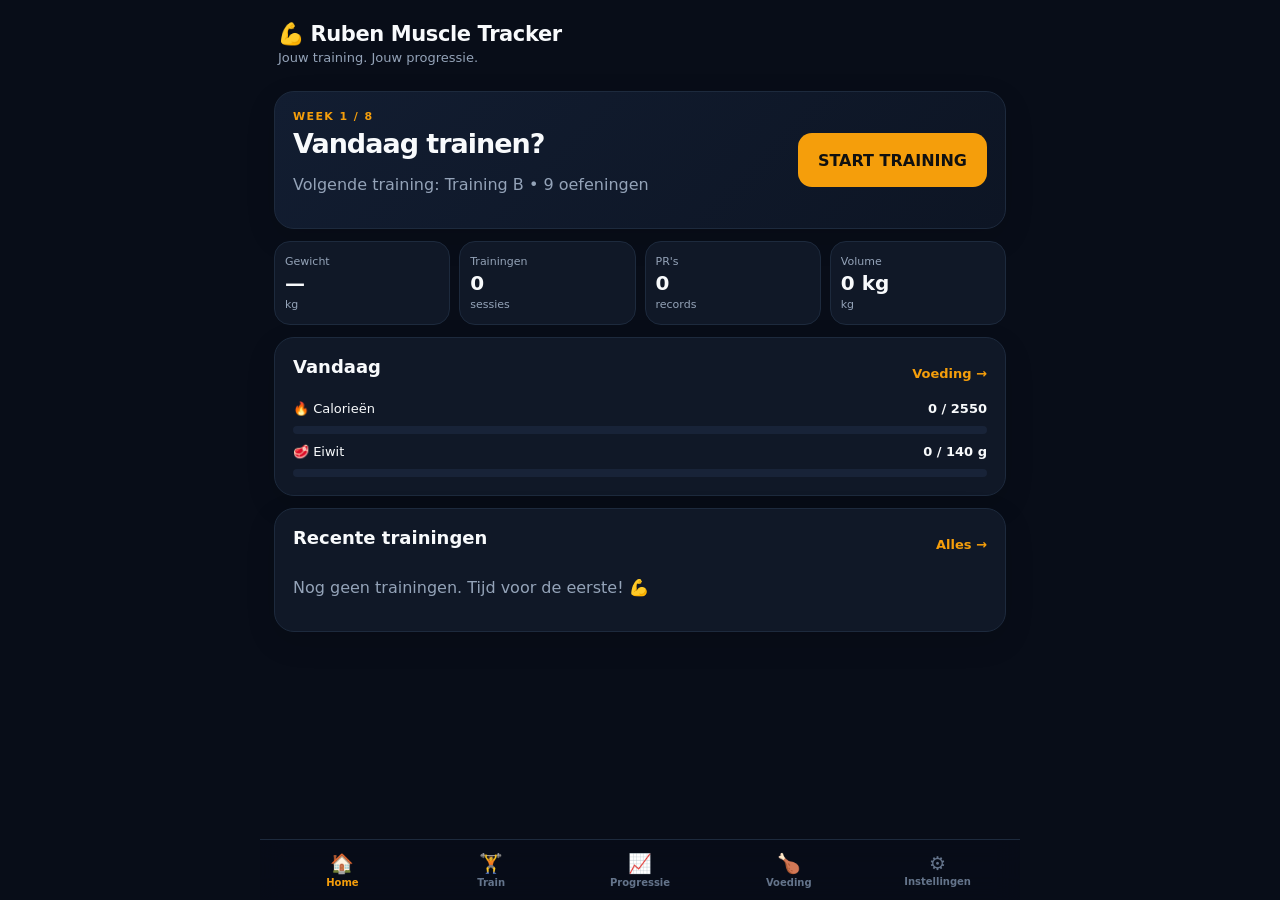
<file: index.html>
<!doctype html><html lang="nl"><head><meta charset="utf-8"><meta name="viewport" content="width=device-width,initial-scale=1,viewport-fit=cover"><meta name="theme-color" content="#080d18"><link rel="manifest" href="manifest.json"><link rel="icon" type="image/png" href="favicon.png"><title>Ruben Muscle Tracker</title><link rel="stylesheet" href="css/style.css"></head><body>
<header class="top"><div><div class="brand">💪 Ruben Muscle Tracker</div><div class="sub">Jouw training. Jouw progressie.</div></div></header>
<main>
<section class="hero card"><div><div class="eyebrow">WEEK <span id="week">1</span></div><h1>Vandaag trainen?</h1><p id="next" class="muted">Volgende training</p></div><a class="primary big" href="training.html">START TRAINING</a></section>
<section class="stats"><div><span>Gewicht</span><b id="weight">—</b><small>kg</small></div><div><span>Trainingen</span><b id="days">0</b><small>sessies</small></div><div><span>PR's</span><b id="prs">0</b><small>records</small></div><div><span>Volume</span><b id="volume">0</b><small>kg</small></div></section>
<section class="card"><div class="sectionhead"><h2>Vandaag</h2><a href="food.html">Voeding →</a></div><div class="progressrow"><span>🔥 Calorieën</span><b id="cal">0 / 2550</b></div><div class="bar"><i id="calBar"></i></div><div class="progressrow"><span>🥩 Eiwit</span><b id="protein">0 / 140 g</b></div><div class="bar"><i id="proteinBar"></i></div></section>
<section class="card"><div class="sectionhead"><h2>Recente trainingen</h2><a href="progress.html">Alles →</a></div><div id="history"></div></section>
</main><nav><a class="active" href="index.html">🏠<small>Home</small></a><a href="training.html">🏋️<small>Train</small></a><a href="progress.html">📈<small>Progressie</small></a><a href="food.html">🍗<small>Voeding</small></a><a href="settings.html">⚙️<small>Instellingen</small></a></nav>
<script src="js/storage.js"></script><script src="js/app.js"></script><script>initHome()</script></body></html>
</file>
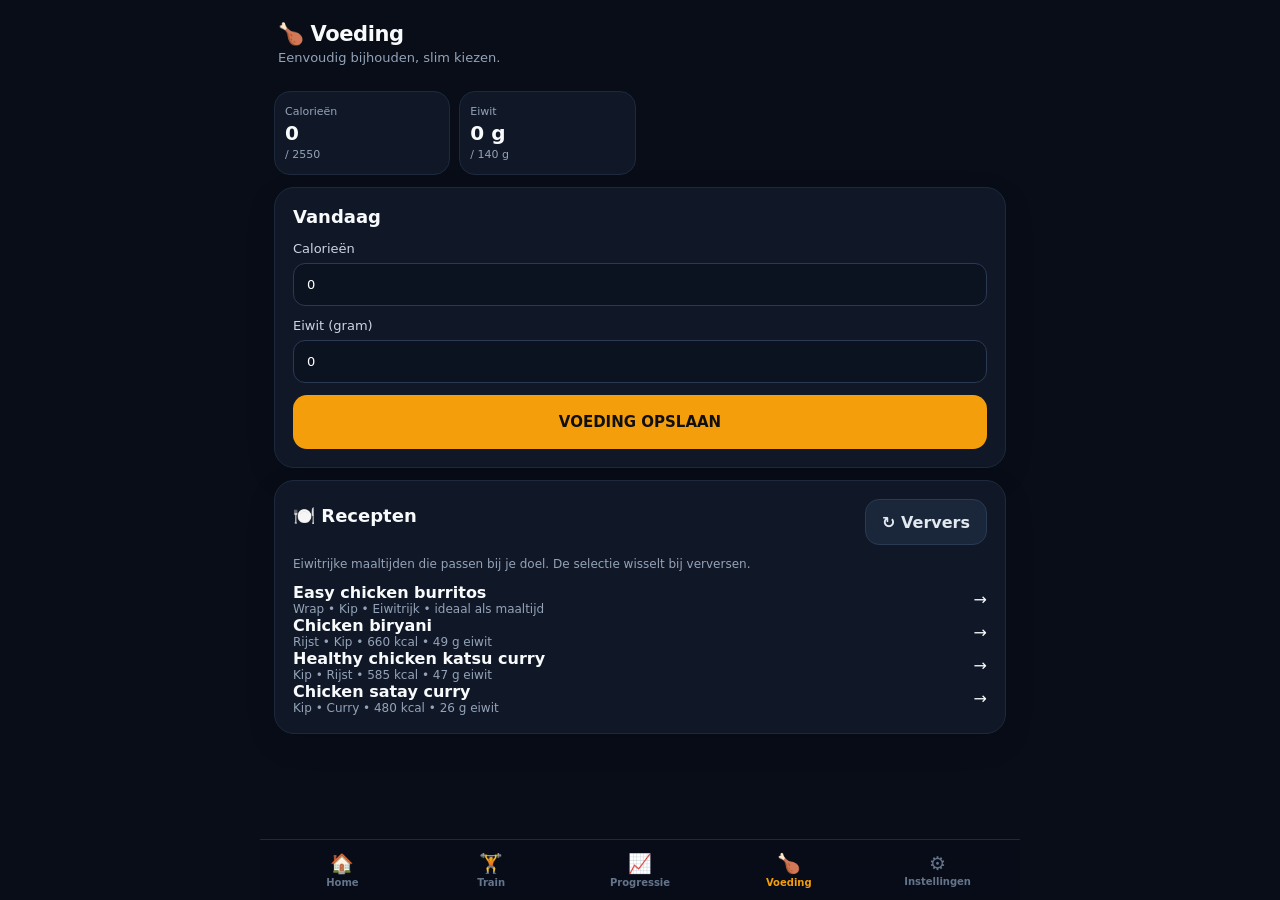
<file: food.html>
<!doctype html><html lang="nl"><head><meta charset="utf-8"><meta name="viewport" content="width=device-width,initial-scale=1,viewport-fit=cover"><meta name="theme-color" content="#080d18"><link rel="manifest" href="manifest.json"><title>Voeding</title><link rel="stylesheet" href="css/style.css"></head><body><header class="top"><div><div class="brand">🍗 Voeding</div><div class="sub">Eenvoudig bijhouden, slim kiezen.</div></div></header><main>
<section class="stats"><div><span>Calorieën</span><b id="calNow">0</b><small id="calGoal">/ 2550</small></div><div><span>Eiwit</span><b id="proteinNow">0 g</b><small id="proteinGoal">/ 140 g</small></div></section>
<section class="card"><h2>Vandaag</h2><label>Calorieën<input id="kcal" type="number" inputmode="numeric"></label><label>Eiwit (gram)<input id="prot" type="number" inputmode="numeric"></label><button class="primary full bigbtn" onclick="saveFoodPage()">VOEDING OPSLAAN</button></section>
<section class="card"><div class="sectionhead"><h2>🍽️ Recepten</h2><button class="secondary" onclick="refreshRecipes()">↻ Ververs</button></div><p class="muted small">Eiwitrijke maaltijden die passen bij je doel. De selectie wisselt bij verversen.</p><div id="recipes"></div></section>
</main><nav><a href="index.html">🏠<small>Home</small></a><a href="training.html">🏋️<small>Train</small></a><a href="progress.html">📈<small>Progressie</small></a><a class="active" href="food.html">🍗<small>Voeding</small></a><a href="settings.html">⚙️<small>Instellingen</small></a></nav><script src="js/storage.js"></script><script src="js/app.js"></script><script>initFood()</script></body></html>
</file>
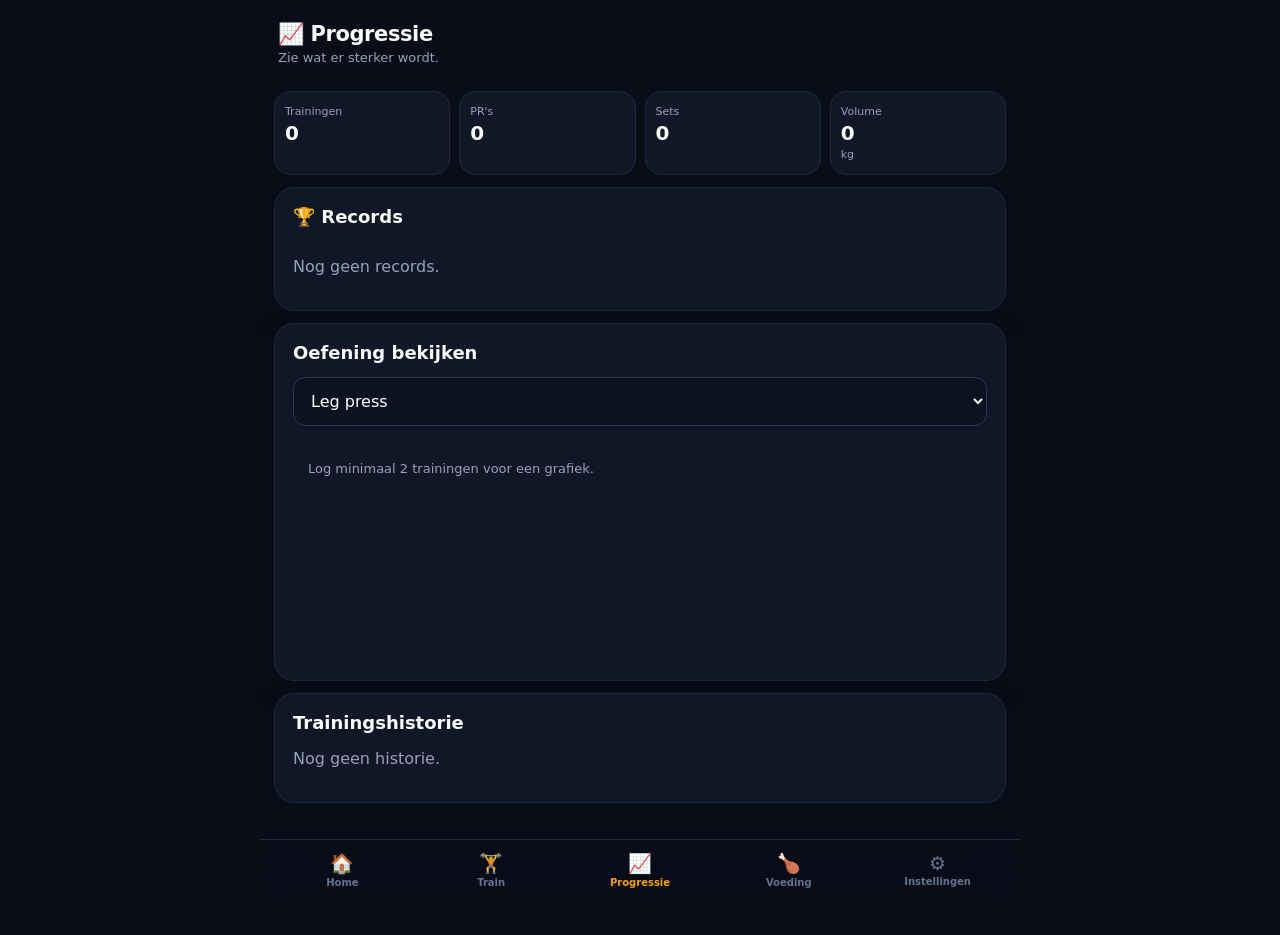
<file: progress.html>
<!doctype html><html lang="nl"><head><meta charset="utf-8"><meta name="viewport" content="width=device-width,initial-scale=1,viewport-fit=cover"><meta name="theme-color" content="#080d18"><link rel="manifest" href="manifest.json"><title>Progressie</title><link rel="stylesheet" href="css/style.css"></head><body><header class="top"><div><div class="brand">📈 Progressie</div><div class="sub">Zie wat er sterker wordt.</div></div></header><main>
<section class="stats"><div><span>Trainingen</span><b id="totalWorkouts">0</b></div><div><span>PR's</span><b id="prCount">0</b></div><div><span>Sets</span><b id="totalSets">0</b></div><div><span>Volume</span><b id="totalVolume">0</b><small>kg</small></div></section>
<section class="card"><div class="sectionhead"><h2>🏆 Records</h2></div><div id="prsList"></div></section>
<section class="card"><h2>Oefening bekijken</h2><select id="exerciseSelect"></select><canvas id="exerciseChart"></canvas></section>
<section class="card"><h2>Trainingshistorie</h2><div id="historyList"></div></section>
</main><nav><a href="index.html">🏠<small>Home</small></a><a href="training.html">🏋️<small>Train</small></a><a class="active" href="progress.html">📈<small>Progressie</small></a><a href="food.html">🍗<small>Voeding</small></a><a href="settings.html">⚙️<small>Instellingen</small></a></nav><script src="js/storage.js"></script><script src="js/app.js"></script><script>initProgress()</script></body></html>
</file>
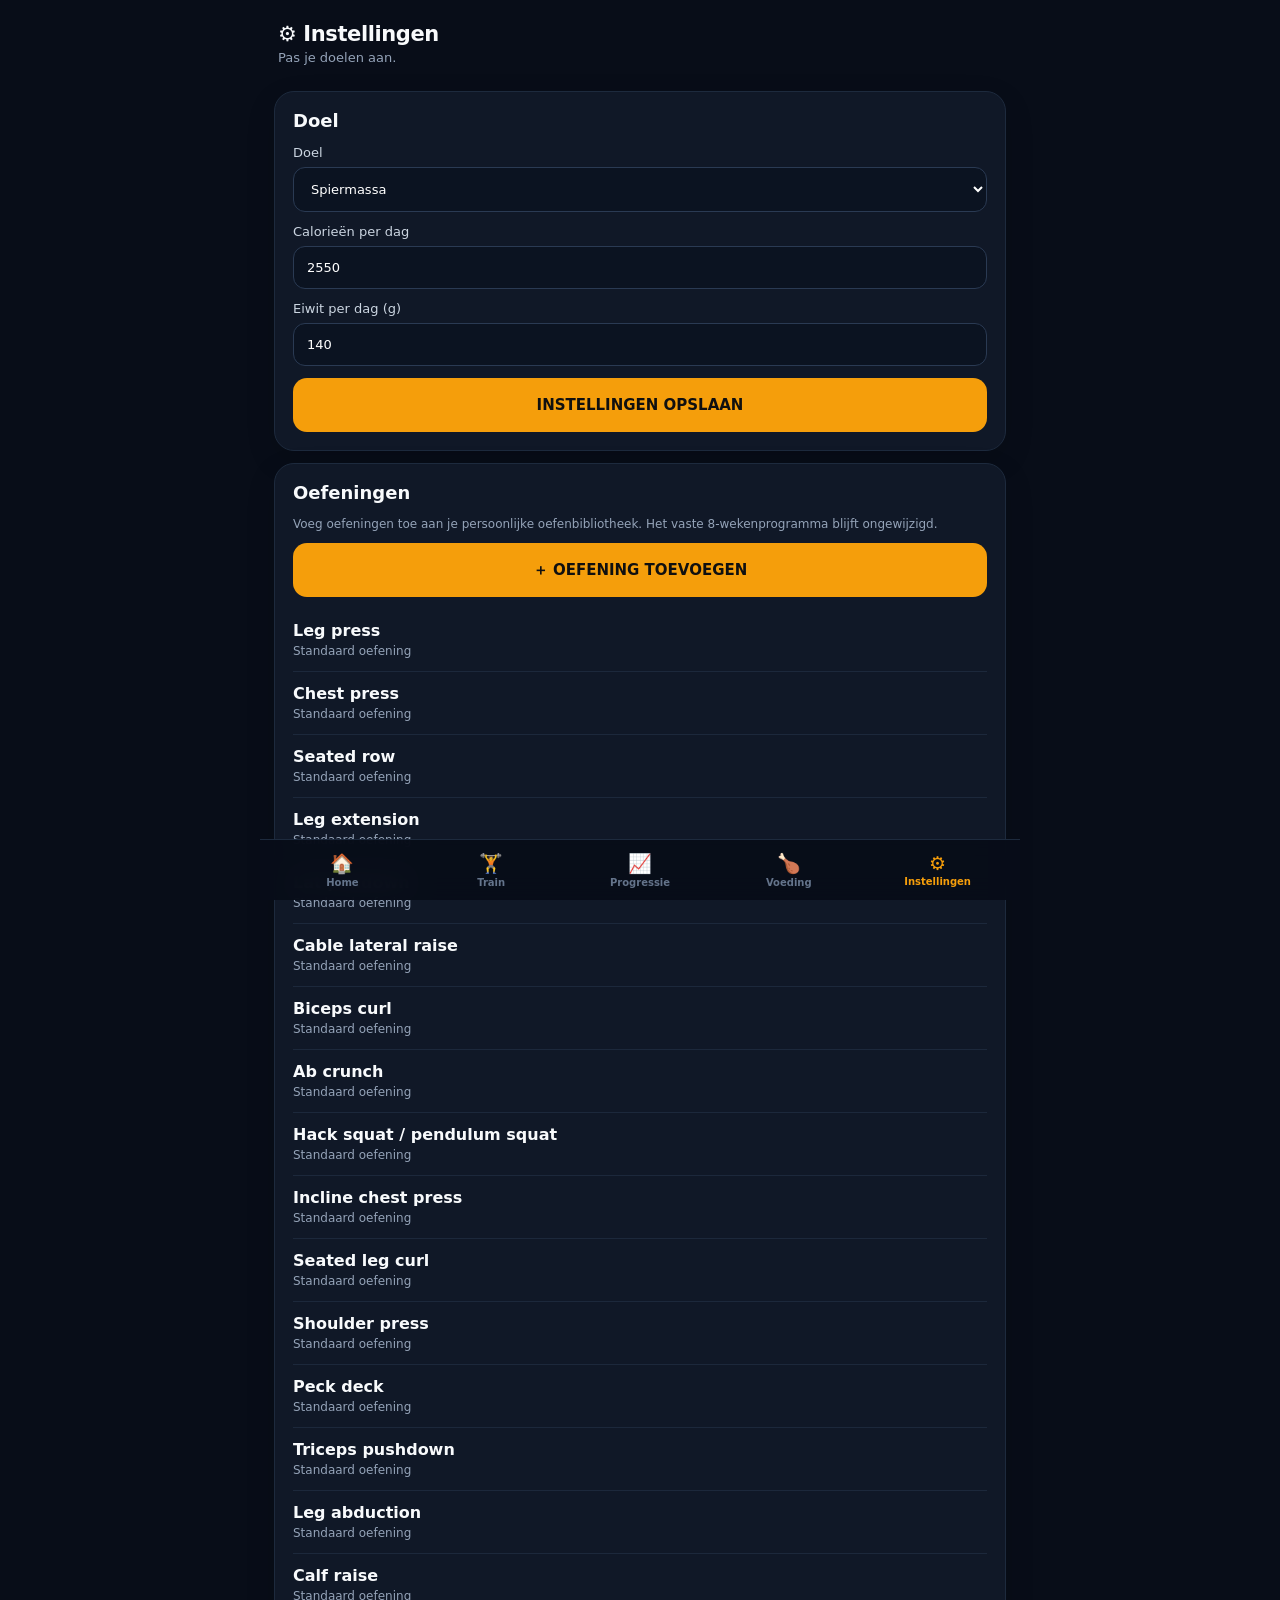
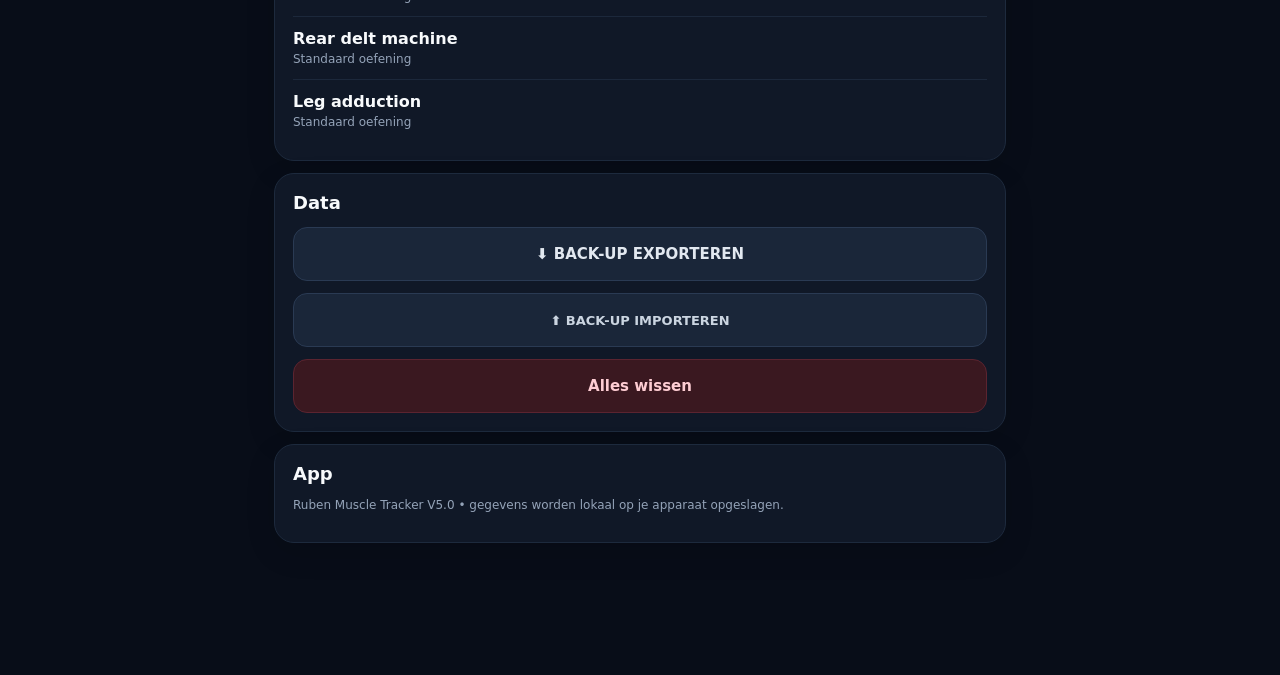
<file: settings.html>
<!doctype html><html lang="nl"><head><meta charset="utf-8"><meta name="viewport" content="width=device-width,initial-scale=1,viewport-fit=cover"><meta name="theme-color" content="#080d18"><link rel="manifest" href="manifest.json"><title>Instellingen</title><link rel="stylesheet" href="css/style.css"></head><body><header class="top"><div><div class="brand">⚙️ Instellingen</div><div class="sub">Pas je doelen aan.</div></div></header><main>
<section class="card"><h2>Doel</h2><label>Doel<select id="goal"><option>Spiermassa</option><option>Onderhoud</option><option>Cutten</option></select></label><label>Calorieën per dag<input id="goalKcal" type="number"></label><label>Eiwit per dag (g)<input id="goalProtein" type="number"></label><button class="primary full bigbtn" onclick="saveSettingsPage()">INSTELLINGEN OPSLAAN</button></section>
<section class="card"><h2>Oefeningen</h2><p class="muted small">Voeg oefeningen toe aan je persoonlijke oefenbibliotheek. Het vaste 8-wekenprogramma blijft ongewijzigd.</p><button class="primary full bigbtn" onclick="addCustomExercise()">＋ OEFENING TOEVOEGEN</button><div id="exerciseLibrary" style="margin-top:12px"></div></section>
<section class="card"><h2>Data</h2><button class="secondary full bigbtn" onclick="exportJSON()">⬇️ BACK-UP EXPORTEREN</button><label class="filelabel">⬆️ BACK-UP IMPORTEREN<input type="file" accept="application/json" onchange="importDataPage(event)"></label><button class="danger full bigbtn" onclick="resetAll()">Alles wissen</button></section>
<section class="card"><h2>App</h2><p class="muted small">Ruben Muscle Tracker V5.0 • gegevens worden lokaal op je apparaat opgeslagen.</p></section>
</main><nav><a href="index.html">🏠<small>Home</small></a><a href="training.html">🏋️<small>Train</small></a><a href="progress.html">📈<small>Progressie</small></a><a href="food.html">🍗<small>Voeding</small></a><a class="active" href="settings.html">⚙️<small>Instellingen</small></a></nav><script src="js/storage.js"></script><script src="js/app.js"></script><script>initSettings()</script></body></html>
</file>
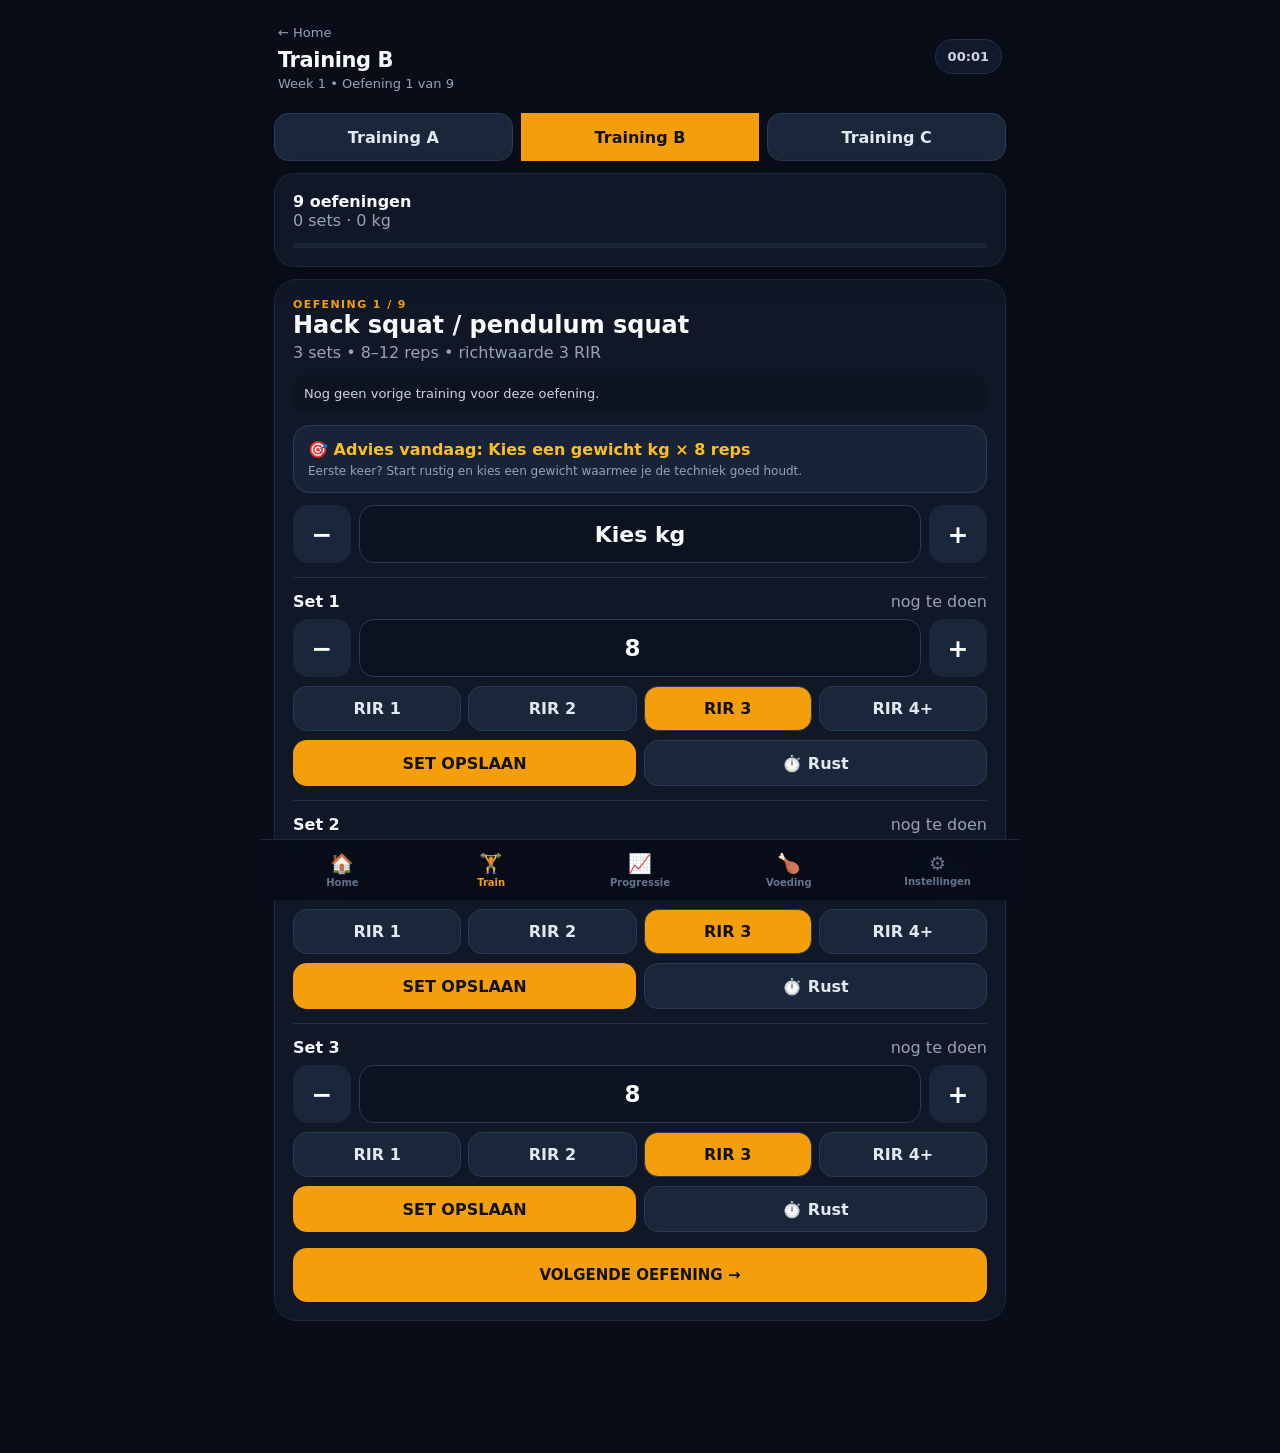
<file: training.html>
<!doctype html><html lang="nl"><head><meta charset="utf-8"><meta name="viewport" content="width=device-width,initial-scale=1,viewport-fit=cover"><meta name="theme-color" content="#080d18"><link rel="manifest" href="manifest.json"><title>Training | Ruben Muscle Tracker</title><link rel="stylesheet" href="css/style.css"></head><body>
<header class="top trainingtop"><div><a class="back" href="index.html">← Home</a><div class="brand">Training <span id="workoutTitle">A</span></div><div class="sub" id="trainingSub"></div></div><div class="sessionpill" id="sessionTime">00:00</div></header>
<main><div class="tabs" id="tabs"></div>
<section class="card sessioncard"><div><b id="exerciseCount">0 oefeningen</b><div class="muted" id="sessionStats">0 sets · 0 kg</div></div><div class="sessionprogress"><i id="sessionProgress"></i></div></section>
<div id="exerciseStage"></div>
<section id="finish" class="card hidden"><div class="successicon">✓</div><h2>Training afgerond!</h2><div id="summary"></div><a class="primary big full" href="index.html">TERUG NAAR DASHBOARD</a></section>
</main><nav><a href="index.html">🏠<small>Home</small></a><a class="active" href="training.html">🏋️<small>Train</small></a><a href="progress.html">📈<small>Progressie</small></a><a href="food.html">🍗<small>Voeding</small></a><a href="settings.html">⚙️<small>Instellingen</small></a></nav>
<div id="timerSheet" class="sheet hidden"><div class="sheetinner"><button class="close" onclick="closeTimer()">×</button><div class="eyebrow">RUST</div><div id="timerBig">01:30</div><div class="timerstate" id="timerState">Herstel voor je volgende set</div><div class="timerpresets"><button onclick="setTimer(90)">1:30</button><button onclick="setTimer(120)">2:00</button><button onclick="setTimer(150)">2:30</button><button onclick="setTimer(180)">3:00</button></div><div class="timeractions"><button class="secondary bigbtn" onclick="adjustTimer(30)">+30 sec</button><button class="primary bigbtn" onclick="skipTimer()">Overslaan</button></div></div></div>
<script src="js/storage.js"></script><script src="js/app.js"></script><script>initTraining()</script></body></html>
</file>
<file: css/style.css>
*{box-sizing:border-box}html{background:#080d18}body{margin:0;background:#080d18;color:#f8fafc;font-family:Inter,system-ui,-apple-system,BlinkMacSystemFont,"Segoe UI",sans-serif;min-height:100vh;padding-bottom:92px}a{color:inherit;text-decoration:none}button,input,select{font:inherit}button{border:0;cursor:pointer;color:#fff}.top{padding:22px 18px 14px;display:flex;justify-content:space-between;align-items:flex-start;max-width:760px;margin:auto}.brand{font-size:21px;font-weight:900;letter-spacing:-.4px}.sub,.muted{color:#94a3b8}.sub{font-size:13px;margin-top:4px}.back{display:inline-block;color:#94a3b8;font-size:13px;margin-bottom:8px}.trainingtop{align-items:center}.sessionpill{background:#111a2c;border:1px solid #25324a;border-radius:999px;padding:9px 12px;font-size:13px;font-weight:800;color:#cbd5e1}main{max-width:760px;margin:auto;padding:0 14px 28px}.card{background:#101827;border:1px solid #1d2a3d;border-radius:20px;padding:18px;margin:12px 0;box-shadow:0 10px 30px rgba(0,0,0,.12)}.hero{display:flex;justify-content:space-between;gap:16px;align-items:center;background:linear-gradient(135deg,#121d31,#0d1524)}.hero h1{margin:5px 0;font-size:27px;letter-spacing:-1px}.eyebrow{font-size:11px;font-weight:900;color:#f59e0b;letter-spacing:1.4px}.primary,.secondary,.danger{display:inline-flex;align-items:center;justify-content:center;border-radius:14px;padding:12px 16px;font-weight:900;min-height:46px}.primary{background:#f59e0b;color:#101010}.primary:hover{filter:brightness(1.05)}.secondary{background:#1a2639;color:#e2e8f0;border:1px solid #2a3a53}.danger{background:#3a1820;color:#fecdd3;border:1px solid #5b2430}.big{min-height:54px;padding:15px 20px}.bigbtn{min-height:54px;font-size:15px}.full{width:100%}.stats{display:grid;grid-template-columns:repeat(4,1fr);gap:9px;margin:12px 0}.stats>div{background:#101827;border:1px solid #1d2a3d;border-radius:16px;padding:13px 10px;min-width:0}.stats span,.stats small{display:block;color:#94a3b8;font-size:11px}.stats b{display:block;font-size:20px;margin:3px 0}.sectionhead,.row,.progressrow{display:flex;justify-content:space-between;align-items:center;gap:12px}.sectionhead h2,.card h2{margin:0 0 14px;font-size:18px}.sectionhead a{font-size:13px;color:#f59e0b;font-weight:800}.progressrow{font-size:13px;margin:10px 0}.bar{height:8px;background:#182338;border-radius:99px;overflow:hidden}.bar i{display:block;height:100%;width:0;background:#f59e0b;border-radius:99px;transition:width .3s}.item,.listitem{padding:12px 0;border-bottom:1px solid #1c283b}.item:last-child,.listitem:last-child{border-bottom:0}.small{font-size:12px}.tabs{display:grid;grid-template-columns:repeat(3,1fr);gap:8px;margin:8px 0 12px}.tabs button{min-height:48px;font-size:16px;font-weight:900}.tabs button:not(.secondary){background:#f59e0b;color:#111}.sessioncard{position:sticky;top:8px;z-index:5}.sessionprogress{height:5px;background:#192438;border-radius:99px;margin-top:13px;overflow:hidden}.sessionprogress i{display:block;height:100%;background:#f59e0b;width:0}.exercise{background:#101827;border:1px solid #1d2a3d;border-radius:22px;padding:18px;margin:12px 0}.exercise h2{font-size:24px;margin:0}.exercise h3{font-size:24px;margin:0 0 4px}.exercise .prev{background:#0c1422;border-radius:13px;padding:11px;margin:13px 0;color:#cbd5e1;font-size:13px}.advice{background:#182338;border:1px solid #2b3c57;border-radius:16px;padding:14px;margin:12px 0}.advice strong{color:#fbbf24}.weightbox{display:grid;grid-template-columns:58px 1fr 58px;gap:8px;margin:12px 0}.roundbtn{min-height:58px;border-radius:15px;background:#1a2639;font-size:25px;font-weight:900}.weightvalue{display:flex;align-items:center;justify-content:center;background:#0b1321;border:1px solid #2a3a53;border-radius:15px;font-size:22px;font-weight:900}.setcard{border-top:1px solid #223047;padding-top:14px;margin-top:14px}.sethead{display:flex;justify-content:space-between;align-items:center;margin-bottom:8px}.repbox{display:grid;grid-template-columns:58px 1fr 58px;gap:8px}.repvalue{min-height:58px;border-radius:15px;background:#0b1321;border:1px solid #2a3a53;color:#fff;text-align:center;font-size:23px;font-weight:900;width:100%}.rirrow{display:grid;grid-template-columns:repeat(4,1fr);gap:7px;margin-top:9px}.rirrow button{min-height:42px}.rirrow button.selected{background:#f59e0b;color:#111}.setactions{display:grid;grid-template-columns:1fr 1fr;gap:8px;margin-top:9px}.exerciseDone{opacity:.65}.exerciseDone .savebtn{background:#1c3a2a;color:#bbf7d0}.timerbutton{margin-top:10px;width:100%}select,input{width:100%;background:#0b1321;border:1px solid #2a3a53;color:#fff;border-radius:12px;padding:13px;outline:none}label{display:block;font-size:13px;color:#cbd5e1;margin:12px 0}label input,label select{margin-top:7px}.filelabel{display:flex;align-items:center;justify-content:center;min-height:54px;border:1px solid #2a3a53;background:#1a2639;border-radius:14px;font-weight:900;cursor:pointer}.filelabel input{display:none}canvas{width:100%;height:220px;margin-top:12px}.pr{color:#fbbf24;font-weight:900}.hidden{display:none!important}.successicon{width:58px;height:58px;border-radius:50%;background:#163524;color:#86efac;display:grid;place-items:center;font-size:28px;font-weight:900}nav{position:fixed;z-index:20;bottom:0;left:0;right:0;background:rgba(8,13,24,.96);backdrop-filter:blur(12px);border-top:1px solid #1d2a3d;display:grid;grid-template-columns:repeat(5,1fr);padding:8px max(8px,env(safe-area-inset-left)) calc(8px + env(safe-area-inset-bottom)) max(8px,env(safe-area-inset-right));max-width:760px;margin:auto}nav a{text-align:center;color:#64748b;font-size:19px;padding:4px 2px}nav a.active{color:#f59e0b}nav small{display:block;font-size:10px;font-weight:800;margin-top:2px}.sheet{position:fixed;inset:0;background:rgba(0,0,0,.7);z-index:50;display:flex;align-items:flex-end}.sheetinner{width:100%;max-width:760px;margin:auto;background:#101827;border:1px solid #263650;border-radius:26px 26px 0 0;padding:26px 18px calc(24px + env(safe-area-inset-bottom));text-align:center;position:relative}.close{position:absolute;right:16px;top:13px;background:#1a2639;border-radius:50%;width:40px;height:40px;font-size:24px}.sheetinner #timerBig{font-size:70px;font-weight:950;letter-spacing:-3px;margin:12px 0 2px}.timerstate{color:#94a3b8;margin-bottom:18px}.timerpresets{display:grid;grid-template-columns:repeat(4,1fr);gap:7px}.timerpresets button{min-height:45px;background:#1a2639;border:1px solid #2a3a53;border-radius:12px;font-weight:800}.timeractions{display:grid;grid-template-columns:1fr 1fr;gap:8px;margin-top:10px}@media(max-width:520px){.stats{grid-template-columns:repeat(2,1fr)}.hero{display:block}.hero .primary{margin-top:14px;width:100%}.hero h1{font-size:25px}.exercise h3{font-size:22px}.top{padding-top:17px}.sessionpill{font-size:11px}.timerpresets button{font-size:12px}}
</file>
